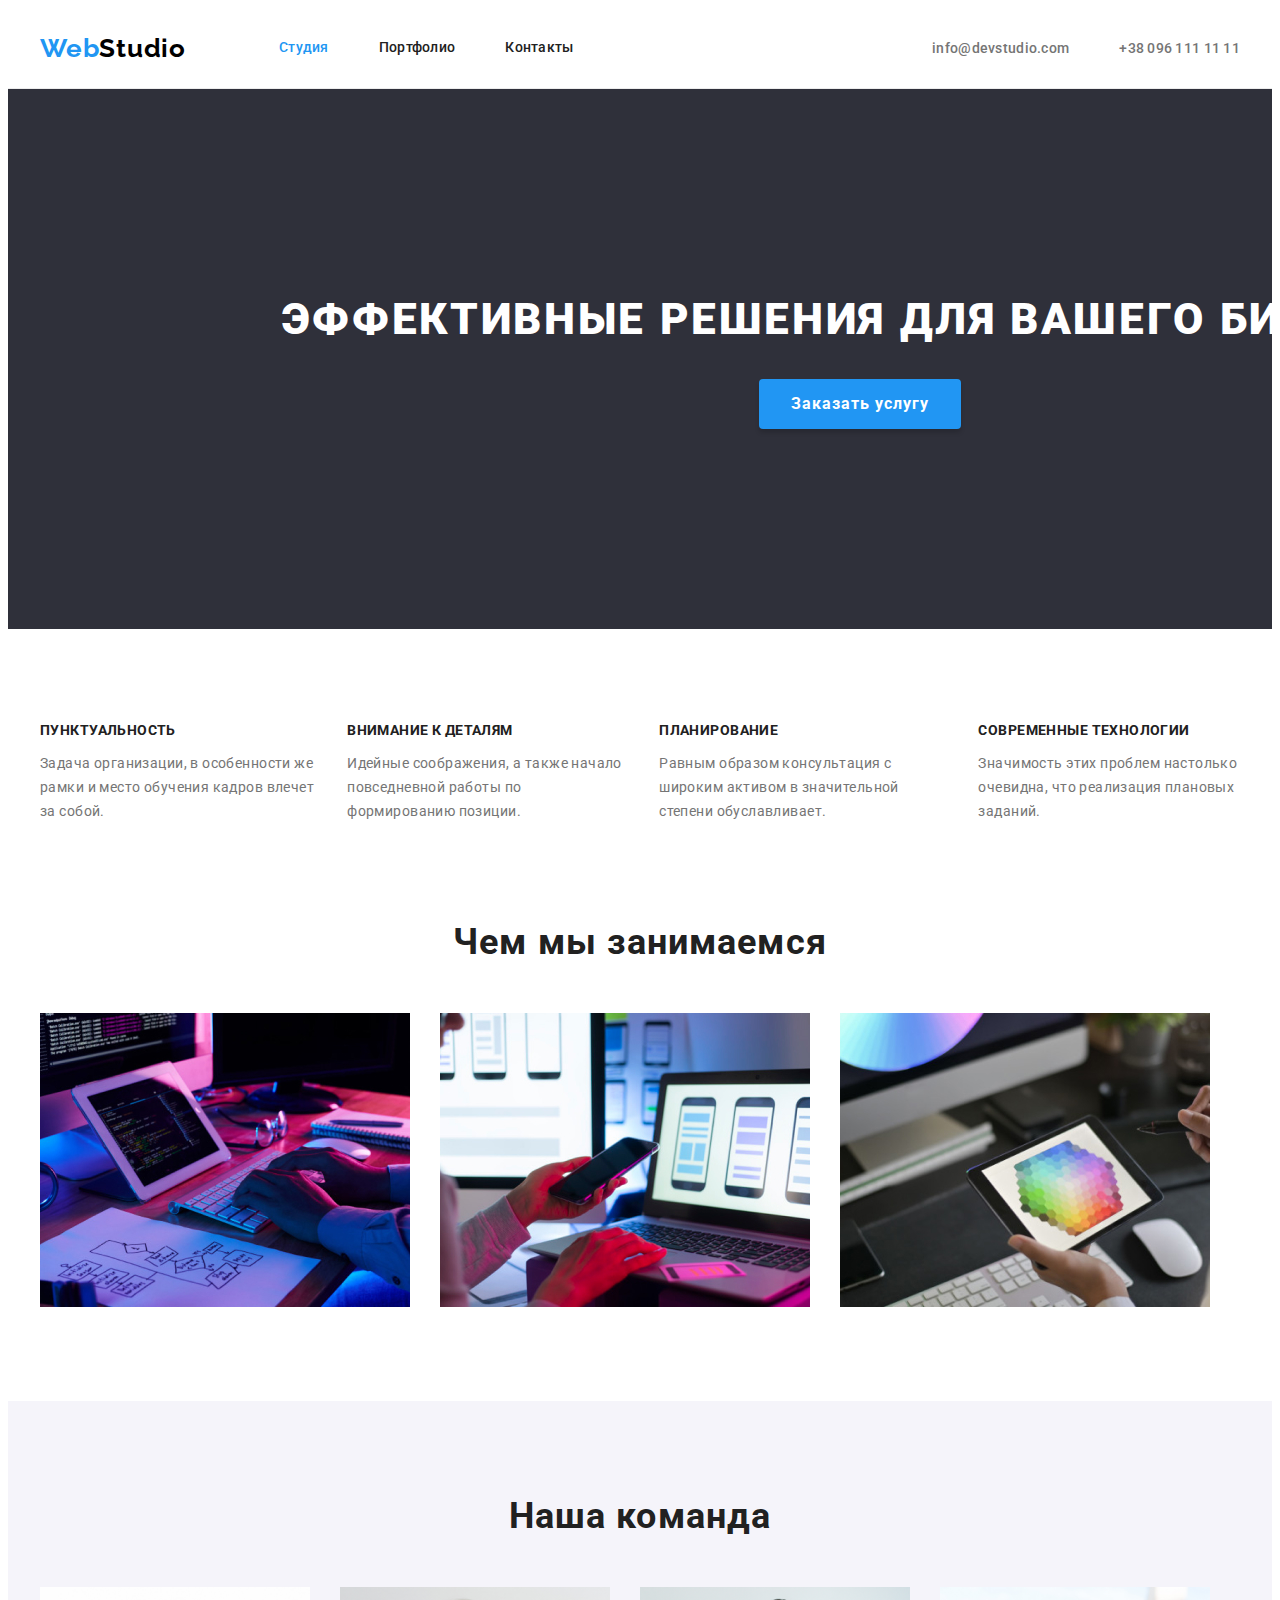
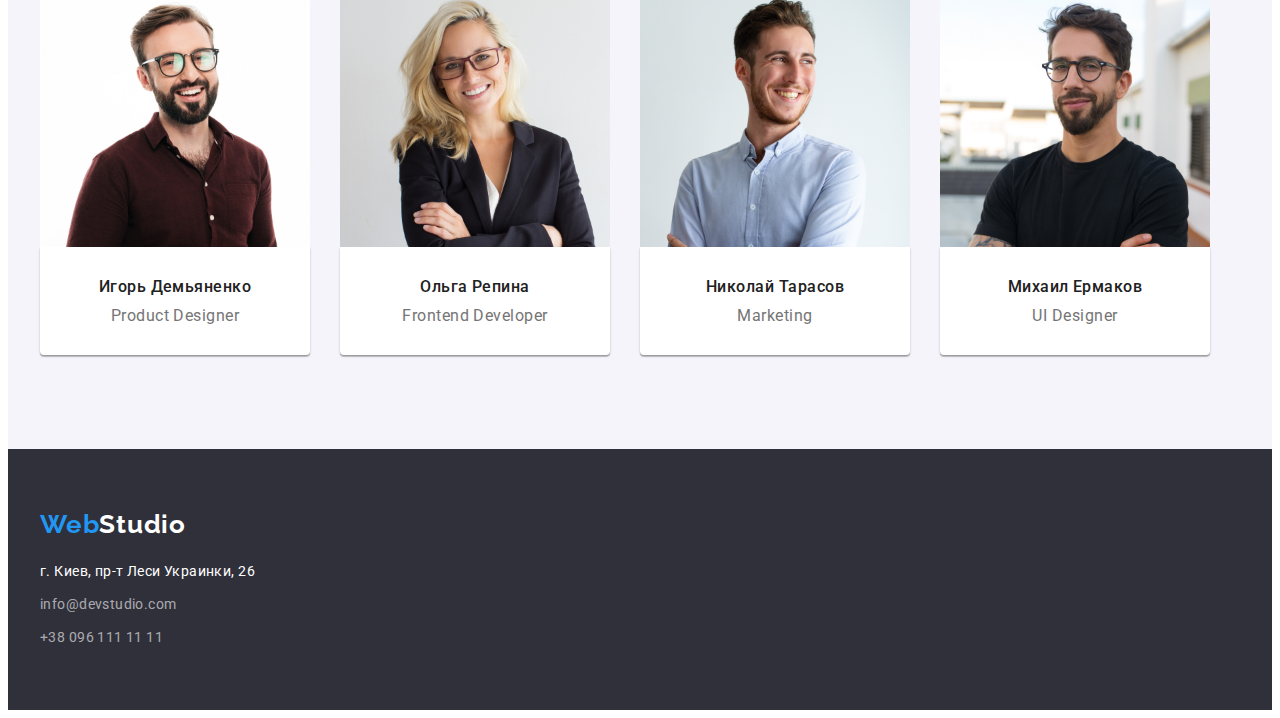
<file: index.html>
<!DOCTYPE html>
<html lang="ru">
  <head>
    <meta charset="UTF-8" />
    <meta http-equiv="X-UA-Compatible" content="IE=edge" />
    <meta name="viewport" content="width=device-width, initial-scale=1.0" />
    <link rel="preconnect" href="https://fonts.gstatic.com" />
    <link
      href="https://fonts.googleapis.com/css2?family=Raleway:wght@700&family=Roboto:wght@400;500;700;900&display=swap"
      rel="stylesheet"
    />
    <link
      rel="stylesheet"
      href="https://cdnjs.cloudflare.com/ajax/libs/modern-normalize/1.0.0/modern-normalize.css"
      integrity="sha512-Zx6MlUMKSVJoQ+83OwhdILe8cSEsCzfqThJd7J/VA2UrK6Ctj85p+xzqfyuNXE5B1k25uUdmJ2OzItbBy9GHAQ=="
      crossorigin="anonymous"
    />
    <link rel="stylesheet" href="./css/styles.css" />
    <title>Webstudio main page</title>
  </head>
  <body>
    <header class="header">
      <div class="container">
        <nav class="navigation">
          <a class="link logo" href="index.html" lang="en">
            Web<span class="logo-light-theme">Studio</span></a
          >
          <ul class="navigation-list list">
            <li class="navigation-item">
              <a class="navigation-link link current" href="index.html"
                >Студия</a
              >
            </li>
            <li class="navigation-item">
              <a class="navigation-link link" href="portfolio.html"
                >Портфолио</a
              >
            </li>
            <li class="navigation-item">
              <a class="navigation-link link" href="">Контакты</a>
            </li>
          </ul>
        </nav>
        <ul class="contacts-list list">
          <li class="contacts-item">
            <a class="header-mail-link link" href="mailto:info@devstudio.com">
              info@devstudio.com
            </a>
          </li>
          <li class="contacts-item">
            <a class="header-phone-link link" href="tel:+380961111111"
              >+38 096 111 11 11</a
            >
          </li>
        </ul>
      </div>
    </header>
    <main>
      <!--блок Hero-->
      <section class="hero">
        <div class="container">
          <h1 class="hero-title">Эффективные решения для вашего бизнеса</h1>
          <button type="button" class="hero-modal-btn">Заказать услугу</button>
        </div>
      </section>
      <!--блок Особенности-->
      <section class="features">
        <div class="container">
          <h2 class="title visually-hidden">Особенности</h2>
          <ul class="features-list list">
            <li class="features-item">
              <h3 class="features-item-title">Пунктуальность</h3>
              <p class="features-contents">
                Задача организации, в особенности же рамки и место обучения
                кадров влечет за собой.
              </p>
            </li>
            <li class="features-item">
              <h3 class="features-item-title">Внимание к деталям</h3>
              <p class="features-contents">
                Идейные соображения, а также начало повседневной работы по
                формированию позиции.
              </p>
            </li>
            <li class="features-item">
              <h3 class="features-item-title">Планирование</h3>
              <p class="features-contents">
                Равным образом консультация с широким активом в значительной
                степени обуславливает.
              </p>
            </li>
            <li class="features-item">
              <h3 class="features-item-title">Современные технологии</h3>
              <p class="features-contents">
                Значимость этих проблем настолько очевидна, что реализация
                плановых заданий.
              </p>
            </li>
          </ul>
        </div>
      </section>
      <!--Чем занимается команда-->
      <section class="options">
        <div class="container">
          <h2 class="title">Чем мы занимаемся</h2>
          <ul class="options-list list">
            <li class="options-item">
              <img
                class="options-image"
                src="./images/main-page/box_1.jpg"
                alt="програмирует на десктопном ПК"
                width="370"
                height="294"
              />
            </li>
            <li class="options-item">
              <img
                class="options-image"
                src="./images/main-page/box_2.jpg"
                alt="программирует на ноутбуке"
                width="370"
                height="294"
              />
            </li>
            <li class="options-item">
              <img
                class="options-image"
                src="./images/main-page/box_3.jpg"
                alt="держит планшет"
                width="370"
                height="294"
              />
            </li>
          </ul>
        </div>
      </section>
      <!--члены команды разработчиков-->
      <section class="members">
        <div class="container">
          <h2 class="title">Наша команда</h2>
          <ul class="members-list list">
            <li class="members-item">
              <img
                class="members-img"
                src="./images/main-page/img_igor.jpg"
                alt="фотография Игоря Демьяненко"
                width="270"
                height="260"
              />
              <div class="members-card-description">
                <h3 class="members-item-title">Игорь Демьяненко</h3>
                <p class="members-description" lang="en">Product Designer</p>
              </div>
            </li>

            <li class="members-item">
              <img
                class="members-img"
                src="./images/main-page/img_olga.jpg"
                alt="фотография Ольги Репиной"
                width="270"
                height="260"
              />
              <div class="members-card-description">
                <h3 class="members-item-title">Ольга Репина</h3>
                <p class="members-description" lang="en">Frontend Developer</p>
              </div>
            </li>
            <li class="members-item">
              <img
                class="members-img"
                src="./images/main-page/img_nik.jpg"
                alt="фотография Николая Тарасова"
                width="270"
                height="260"
              />
              <div class="members-card-description">
                <h3 class="members-item-title">Николай Тарасов</h3>
                <p class="members-description" lang="en">Marketing</p>
              </div>
            </li>
            <li class="members-item">
              <img
                class="members-img"
                src="./images/main-page/img_mich.jpg"
                alt="фотография Михаила Ермакова"
                width="270"
                height="260"
              />
              <div class="members-card-description">
                <h3 class="members-item-title">Михаил Ермаков</h3>
                <p class="members-description" lang="en">UI Designer</p>
              </div>
            </li>
          </ul>
        </div>
      </section>
    </main>
    <footer class="footer">
      <div class="container">
        <a class="link logo" href="index.html" lang="en">
          Web<span class="logo-dark-theme">Studio</span></a
        >
        <address class="address">
          <ul class="footer-list list">
            <li class="footer-list-item">
              <a
                class="footer-address-link link"
                href="https://goo.gl/maps/TXSXZZXQkfyva7Gp7"
                target="_blank"
                rel="noopener noreferrer"
              >
                г. Киев, пр-т Леси Украинки, 26
              </a>
            </li>
            <li class="footer-list-item">
              <a class="footer-mail-link link" href="mailto:info@devstudio.com"
                >info@devstudio.com</a
              >
            </li>
            <li class="footer-list-item">
              <a class="footer-phone-link link" href="tel:+380961111111"
                >+38 096 111 11 11</a
              >
            </li>
          </ul>
        </address>
      </div>
    </footer>
  </body>
</html>
</file>
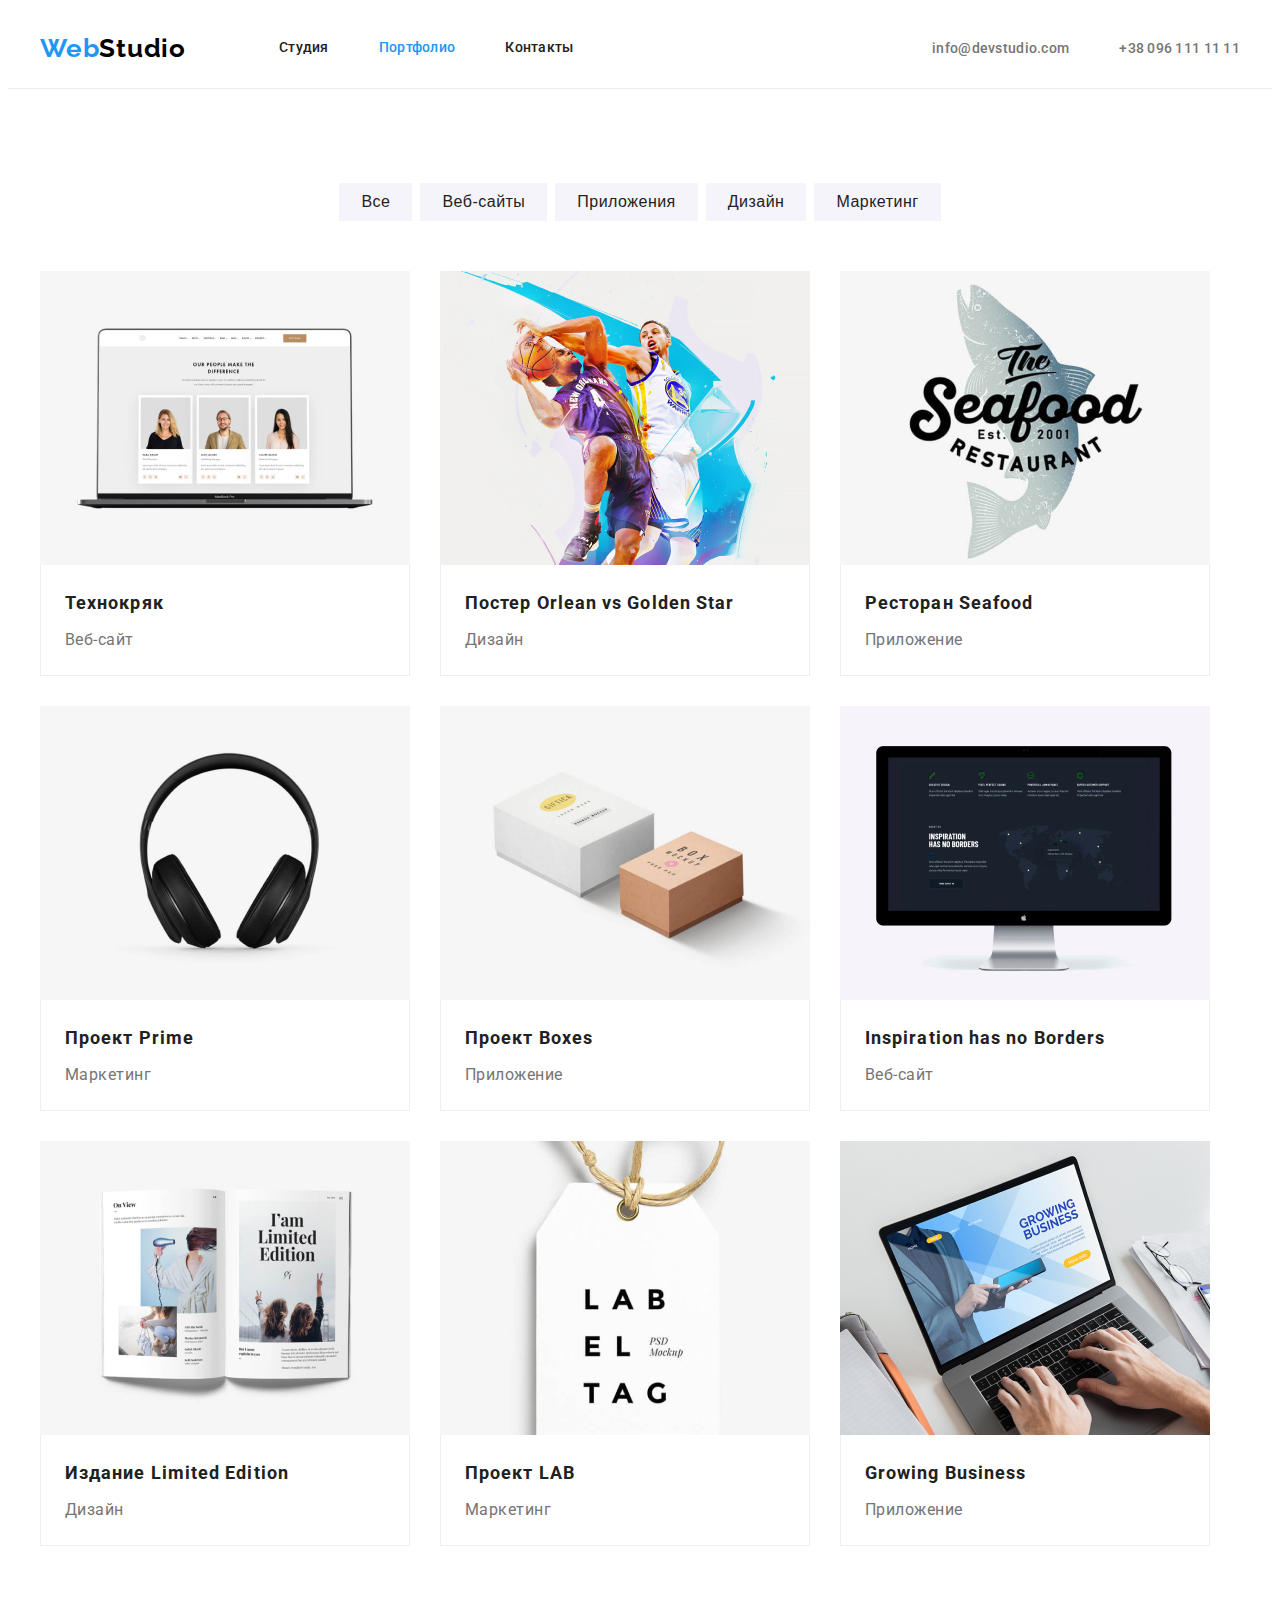
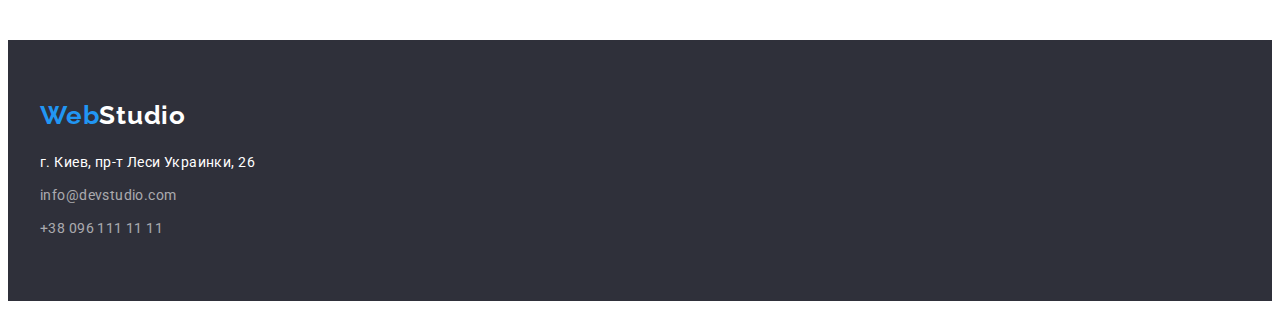
<file: portfolio.html>
<!DOCTYPE html>
<html lang="ru">
  <head>
    <meta charset="UTF-8" />
    <meta http-equiv="X-UA-Compatible" content="IE=edge" />
    <meta name="viewport" content="width=device-width, initial-scale=1.0" />
    <link rel="preconnect" href="https://fonts.gstatic.com" />
    <link
      href="https://fonts.googleapis.com/css2?family=Raleway:wght@700&family=Roboto:wght@400;500;700;900&display=swap"
      rel="stylesheet"
    />
    <link
      rel="stylesheet"
      href="https://cdnjs.cloudflare.com/ajax/libs/modern-normalize/1.0.0/modern-normalize.css"
      integrity="sha512-Zx6MlUMKSVJoQ+83OwhdILe8cSEsCzfqThJd7J/VA2UrK6Ctj85p+xzqfyuNXE5B1k25uUdmJ2OzItbBy9GHAQ=="
      crossorigin="anonymous"
    />
    <link rel="stylesheet" href="./css/styles.css" />
    <title>Portfolio</title>
  </head>
  <body>
    <header class="header">
      <div class="container">
        <nav class="navigation">
          <a class="link logo" href="index.html" lang="en">
            Web<span class="logo-light-theme">Studio</span></a
          >
          <ul class="navigation-list list">
            <li class="navigation-item">
              <a class="navigation-link link" href="index.html">Студия</a>
            </li>
            <li class="navigation-item">
              <a class="navigation-link link current" href="portfolio.html"
                >Портфолио</a
              >
            </li>
            <li class="navigation-item">
              <a class="navigation-link link" href="">Контакты</a>
            </li>
          </ul>
        </nav>
        <ul class="contacts-list list">
          <li class="contacts-item">
            <a class="header-mail-link link" href="mailto:info@devstudio.com">
              info@devstudio.com
            </a>
          </li>
          <li class="contacts-item">
            <a class="header-phone-link link" href="tel:+380961111111"
              >+38 096 111 11 11</a
            >
          </li>
        </ul>
      </div>
    </header>
    <main>
      <!--секция галерея проектов-->
      <section class="galery">
        <div class="container">
          <h1 class="visually-hidden">Портфолио</h1>
          <!--блок с кнопками фильтра галереи-->
          <ul class="filter-list list">
            <li class="filter-item">
              <button class="modal-btn" type="button">Bсе</button>
            </li>
            <li class="filter-item">
              <button class="modal-btn" type="button">Веб-сайты</button>
            </li>
            <li class="filter-item">
              <button class="modal-btn" type="button">Приложения</button>
            </li>
            <li class="filter-item">
              <button class="modal-btn" type="button">Дизайн</button>
            </li>
            <li class="filter-item">
              <button class="modal-btn" type="button">Маркетинг</button>
            </li>
          </ul>
          <h2 class="title visually-hidden">Галерея проектов</h2>

          <ul class="galery-list list">
            <li class="galery-item">
              <a class="galery-link link" href="">
                <img
                  class="galery-img"
                  src="./images/portfolio/technocrack.jpg"
                  alt="изображение ноутбука с веб-сайтом"
                  width="370"
                  height="294"
                />
                <div class="galery-item-wrapper">
                  <h3 class="galery-item-title">Технокряк</h3>
                  <p class="galery-item-description">Веб-сайт</p>
                </div>
              </a>
            </li>
            <li class="galery-item">
              <a class="galery-link link" href=""
                ><img
                  class="galery-img"
                  src="./images/portfolio/poster.jpg"
                  alt="изображение постера"
                  width="370"
                  height="294"
                />
                <div class="galery-item-wrapper">
                  <h3 class="galery-item-title">
                    Постер <span lang="en">Orlean vs Golden Star</span>
                  </h3>
                  <p class="galery-item-description">Дизайн</p>
                </div>
              </a>
            </li>
            <li class="galery-item">
              <a class="galery-link link" href="">
                <img
                  class="galery-img"
                  src="./images/portfolio/seafood.jpg"
                  alt="афиша ресторана морепродуктов"
                  width="370"
                  height="294"
                />
                <div class="galery-item-wrapper">
                  <h3 class="galery-item-title">
                    Ресторан <span lang="en">Seafood</span>
                  </h3>
                  <p class="galery-item-description">Приложение</p>
                </div>
              </a>
            </li>
            <li class="galery-item">
              <a class="galery-link link" href=""
                ><img
                  class="galery-img"
                  src="./images/portfolio/prime.jpg"
                  alt="наушники"
                  width="370"
                  height="294"
                />
                <div class="galery-item-wrapper">
                  <h3 class="galery-item-title">
                    Проект <span lang="en">Prime</span>
                  </h3>
                  <p class="galery-item-description">Маркетинг</p>
                </div>
              </a>
            </li>
            <li class="galery-item">
              <a class="galery-link link" href="">
                <img
                  class="galery-img"
                  src="./images/portfolio/boxes.jpg"
                  alt="две коробки рядом"
                  width="370"
                  height="294"
                />
                <div class="galery-item-wrapper">
                  <h3 class="galery-item-title">
                    Проект <span lang="en">Boxes</span>
                  </h3>
                  <p class="galery-item-description">Приложение</p>
                </div>
              </a>
            </li>
            <li class="galery-item">
              <a class="galery-link link" href="">
                <img
                  class="galery-img"
                  src="./images/portfolio/inspiration.jpg"
                  alt="монитор с надписью вдохновение не имеет границ "
                  width="370"
                  height="294"
                />
                <div class="galery-item-wrapper">
                  <h3 class="galery-item-title" lang="en">
                    Inspiration has no Borders
                  </h3>
                  <p class="galery-item-description">Веб-сайт</p>
                </div>
              </a>
            </li>
            <li class="galery-item">
              <a class="galery-link link" href="">
                <img
                  class="galery-img"
                  src="./images/portfolio/limited-edition.jpg"
                  alt="раскрытая книга"
                  width="370"
                  height="294"
                />
                <div class="galery-item-wrapper">
                  <h3 class="galery-item-title">
                    Издание <span lang="en">Limited Edition</span>
                  </h3>
                  <p class="galery-item-description">Дизайн</p>
                </div>
              </a>
            </li>
            <li class="galery-item">
              <a class="galery-link link" href="">
                <img
                  class="galery-img"
                  src="./images/portfolio/lab.jpg"
                  alt="бирка на шнурке"
                  width="370"
                  height="294"
                />
                <div class="galery-item-wrapper">
                  <h3 class="galery-item-title">
                    Проект <span lang="en">LAB</span>
                  </h3>
                  <p class="galery-item-description">Маркетинг</p>
                </div>
              </a>
            </li>
            <li class="galery-item">
              <a class="galery-link link" href="">
                <img
                  class="galery-img"
                  src="./images/portfolio/growing-bisiness.jpg"
                  alt="печатает на ноутбуке"
                  width="370"
                  height="294"
                />
                <div class="galery-item-wrapper">
                  <h3 class="galery-item-title" lang="en">Growing Business</h3>
                  <p class="galery-item-description">Приложение</p>
                </div>
              </a>
            </li>
          </ul>
        </div>
      </section>
    </main>
    <footer class="footer">
      <div class="container">
        <a class="link logo" href="index.html" lang="en">
          Web<span class="logo-dark-theme">Studio</span></a
        >
        <address class="address">
          <ul class="footer-list list">
            <li class="footer-list-item">
              <a
                class="footer-address-link link"
                href="https://goo.gl/maps/TXSXZZXQkfyva7Gp7"
                target="_blank"
                rel="noopener noreferrer"
              >
                г. Киев, пр-т Леси Украинки, 26
              </a>
            </li>
            <li class="footer-list-item">
              <a class="footer-mail-link link" href="mailto:info@devstudio.com"
                >info@devstudio.com</a
              >
            </li>
            <li class="footer-list-item">
              <a class="footer-phone-link link" href="tel:+380961111111"
                >+38 096 111 11 11</a
              >
            </li>
          </ul>
        </address>
      </div>
    </footer>
  </body>
</html>
</file>
<file: css/styles.css>
:root {
  --main-font-family: 'roboto', sans-serif;
  --main-font-color: #757575;
  --main-font-size: 14px;
  --main-font-weight: 400;
  --secondary-font-family: 'raleway', sans-serif;
  --secondary-font-color: #212121;
  --secondary-font-weight: 700;
  --accent-color: #2196f3;
  --accent-secondary-color: #188ce8;
  --general-dark-font-color: #000000;
  --general-light-font-color: #ffffff;
  --secondary-light-font-color: #ffffff99;
  --modal-button-color: #f5f4fa;
  --bacground-dark-color: #2f303a;
  --border-color: #ececec;
  --border-color-secobdary: #eeeeee;
}
h1,
h2,
h3,
h4,
h5,
h6,
p {
  margin: 0;
}

ul,
ol {
  margin: 0;
  padding: 0;
}

img {
  display: block;
}

.address {
  font-style: normal;
}
.list {
  list-style: none;
}
.link {
  text-decoration: none;
}
body {
  color: var(--main-font-color);
  font-family: var(--main-font-family);
  font-size: var(--main-font-size);
}
.container {
  width: 1200px;
  margin: 0 auto;
  padding-left: 15px;
  padding-right: 15px;
}
.visually-hidden {
  position: absolute !important;
  clip: rect(1px 1px 1px 1px); /* IE6, IE7 */
  clip: rect(1px, 1px, 1px, 1px);
  padding: 0 !important;
  border: 0 !important;
  height: 1px !important;
  width: 1px !important;
  overflow: hidden;
}
/* ======COMPONENTS */
.modal-btn {
  padding: 6px 22px;
  border: 0;
  font-weight: 500;
  font-size: 16px;
  line-height: 1.63;
  text-align: center;
  letter-spacing: 0.03em;
  color: var(--secondary-font-color);
  background-color: var(--modal-button-color);
  cursor: pointer;
}
.modal-btn:hover,
.modal-btn:focus {
  color: var(--general-light-font-color);
  background-color: var(--accent-color);
}
.logo {
  display: block;
  font-family: var(--secondary-font-family);
  font-weight: var(--secondary-font-weight);
  font-size: 26px;
  line-height: 1.19;
  letter-spacing: 0.03em;
  color: var(--accent-color);
}
.logo-dark-theme {
  color: var(--general-light-font-color);
}
.logo-light-theme {
  color: var(--general-dark-font-color);
}
.title {
  font-weight: var(--secondary-font-weight);
  font-size: 36px;
  line-height: 1.17;
  text-align: center;
  letter-spacing: 0.03em;
  color: var(--secondary-font-color);
}
/* =======END COMPONENTS */
/* =======HEADER======== */

.header {
  border-bottom-width: 1px;
  border-bottom-style: solid;
  border-bottom-color: var(--border-color);
}
.header .logo {
  margin-right: 93px;
}

.header .container {
  display: flex;
  align-items: center;
}
.navigation {
  display: flex;
  align-items: center;
}
.navigation-list {
  display: flex;
}
.navigation-item:not(:last-child) {
  margin-right: 50px;
}

.contacts-list {
  display: flex;
  margin-left: auto;
}
.contacts-item:not(:last-child) {
  margin-right: 50px;
}

.navigation-link {
  display: block;
  padding-top: 32px;
  padding-bottom: 32px;

  font-weight: 500;
  line-height: 1.14;
  letter-spacing: 0.02em;
  color: var(--secondary-font-color);
}
.navigation-link:hover,
.navigation-link:focus {
  color: var(--accent-color);
}
.navigation-link.current {
  color: var(--accent-color);
}
.header-mail-link,
.header-phone-link {
  display: block;
  padding-top: 32px;
  padding-bottom: 32px;

  font-weight: 500;
  font-size: 14px;
  line-height: 1, 14;
  letter-spacing: 0.02em;

  color: var(--main-font-color);
}
.header-mail-link:hover,
.header-mail-link:focus,
.header-phone-link:hover,
.header-phone-link:focus {
  color: var(--accent-color);
}
/* =======END HEADER======= */

/* =======HERO============  */
.hero {
  background-color: var(--bacground-dark-color);
  padding-top: 200px;
  padding-bottom: 200px;
}
.hero .container {
  padding-left: 252px;
  padding-right: 252px;
}
.hero-title {
  font-weight: 900;
  font-size: 44px;
  line-height: 1.37;
  text-align: center;
  letter-spacing: 0.06em;
  text-transform: uppercase;
  color: var(--general-light-font-color);
}
.hero-modal-btn {
  display: block;
  padding: 10px 32px;
  border: 0;
  margin: 30px auto 0;
  font-family: inherit;
  font-weight: var(--secondary-font-weight);
  font-size: 16px;
  line-height: 1.88;
  text-align: center;
  letter-spacing: 0.06em;

  color: var(--general-light-font-color);
  background-color: var(--accent-color);
  box-shadow: 0px 4px 4px rgba(0, 0, 0, 0.15);
  border-radius: 4px;
  cursor: pointer;
}
.hero-modal-btn:hover,
.hero-modal-btn:focus {
  background-color: var(--accent-secondary-color);
}
/* ======END HERO=========== */

/* =====FEATURES============ */

.features {
  padding-top: 94px;
  padding-bottom: 94px;
}
.features-list {
  display: flex;
  margin-left: -30px;
}
.features-item {
  margin-left: 30px;
  flex-basis: calc((100%-120px) / 4);
}
.features-item-title {
  margin-bottom: 10px;
  font-weight: var(--secondary-font-weight);
  font-size: var(--main-font-size);
  line-height: 1.14;
  letter-spacing: 0.03em;
  text-transform: uppercase;
  color: var(--secondary-font-color);
}
.features-contents {
  padding-top: 3px;
  padding-bottom: 3px;
  line-height: 1.71;
  letter-spacing: 0.03em;
}
/* =========END FEATURES====== */

/* ======what we do ====== */
.options {
  padding-bottom: 94px;
}
.options .title {
  margin: 0 auto 50px;
  min-width: 376px;
}
.options-list {
  display: flex;
  margin-left: -30px;
}
.options-item {
  margin-left: 30px;
  flex-basis: calc((100%-90px) / 3);
}
/* =====end what we do====== */

/* ===team==== */

.members {
  background-color: var(--modal-button-color);
  padding-top: 94px;
  padding-bottom: 94px;
}
.members .title {
  margin: 0 auto 50px;
  min-width: 264px;
}
.members-list {
  display: flex;
  margin-left: -30px;
}
.members-item {
  margin-left: 30px;
  flex-basis: calc((100%-120px) / 4);
  font-size: 16px;
  line-height: 1.19;
  text-align: center;
  letter-spacing: 0.03em;
}
.members-card-description {
  padding-top: 30px;
  padding-bottom: 30px;

  background: var(--general-light-font-color);
  /* material shadow v1 */

  box-shadow: 0px 1px 3px rgba(0, 0, 0, 0.12), 0px 1px 1px rgba(0, 0, 0, 0.14),
    0px 2px 1px rgba(0, 0, 0, 0.2);
  border-radius: 0px 0px 4px 4px;
}
.members-item-title {
  margin: 0 auto 10px;
  min-width: 109px;
  font-weight: 500;
  font-size: 16px;
  color: var(--secondary-font-color);
}
.members-description {
  margin: 0 auto;
  min-width: 87px;
}
/* =====end team======= */

/* =====FOOTER========= */
.footer {
  background-color: var(--bacground-dark-color);
  padding-top: 60px;
  padding-bottom: 60px;
}
.footer .logo {
  margin-bottom: 20px;
}
.address {
  line-height: 1.71;
  letter-spacing: 0.03em;
}
.footer-list-item:not(:last-child) {
  margin-bottom: 9px;
}
.footer-address-link {
  color: var(--general-light-font-color);
}

.footer-mail-link,
.footer-phone-link {
  color: var(--secondary-light-font-color);
}

.footer-mail-link:hover,
.footer-mail-link:focus,
.footer-phone-link:hover,
.footer-phone-link:focus {
  color: var(--accent-color);
}
/* ======END FOOTER====== */

/* ===portfolio galery */
.galery {
  padding-top: 94px;
  padding-bottom: 94px;
}

.filter-list {
  display: flex;
  margin-bottom: 34px;
  justify-content: center;
}

.filter-item:not(:last-child) {
  margin-right: 8px;
}
.galery .filter-item {
  display: block;
  padding-bottom: 16px;
}

.galery-list {
  display: flex;
  flex-wrap: wrap;
  margin-top: -30px;
  margin-right: -30px;
  padding: 0;
}
.galery-item {
  margin-top: 30px;
  margin-right: 30px;
  justify-content: center;
  flex-basis: calc((100%-90px)  / 3);
}
.galery-item-wrapper {
  padding: 20px 24px;
  background-color: var(--general-light-font-color);
  border: 1px solid var(--border-color-secobdary);
  border-top: 0;
}

.galery-item-title {
  margin-bottom: 4px;
  font-weight: var(--secondary-font-weight);
  font-size: 18px;
  line-height: 2;
  letter-spacing: 0.06em;
  color: var(--secondary-font-color);
}
.galery-item-description {
  font-size: 16px;
  line-height: 1.88;
  letter-spacing: 0.03em;
  color: var(--main-font-color);
}
/* =====END portfolio galery===== */
</file>
